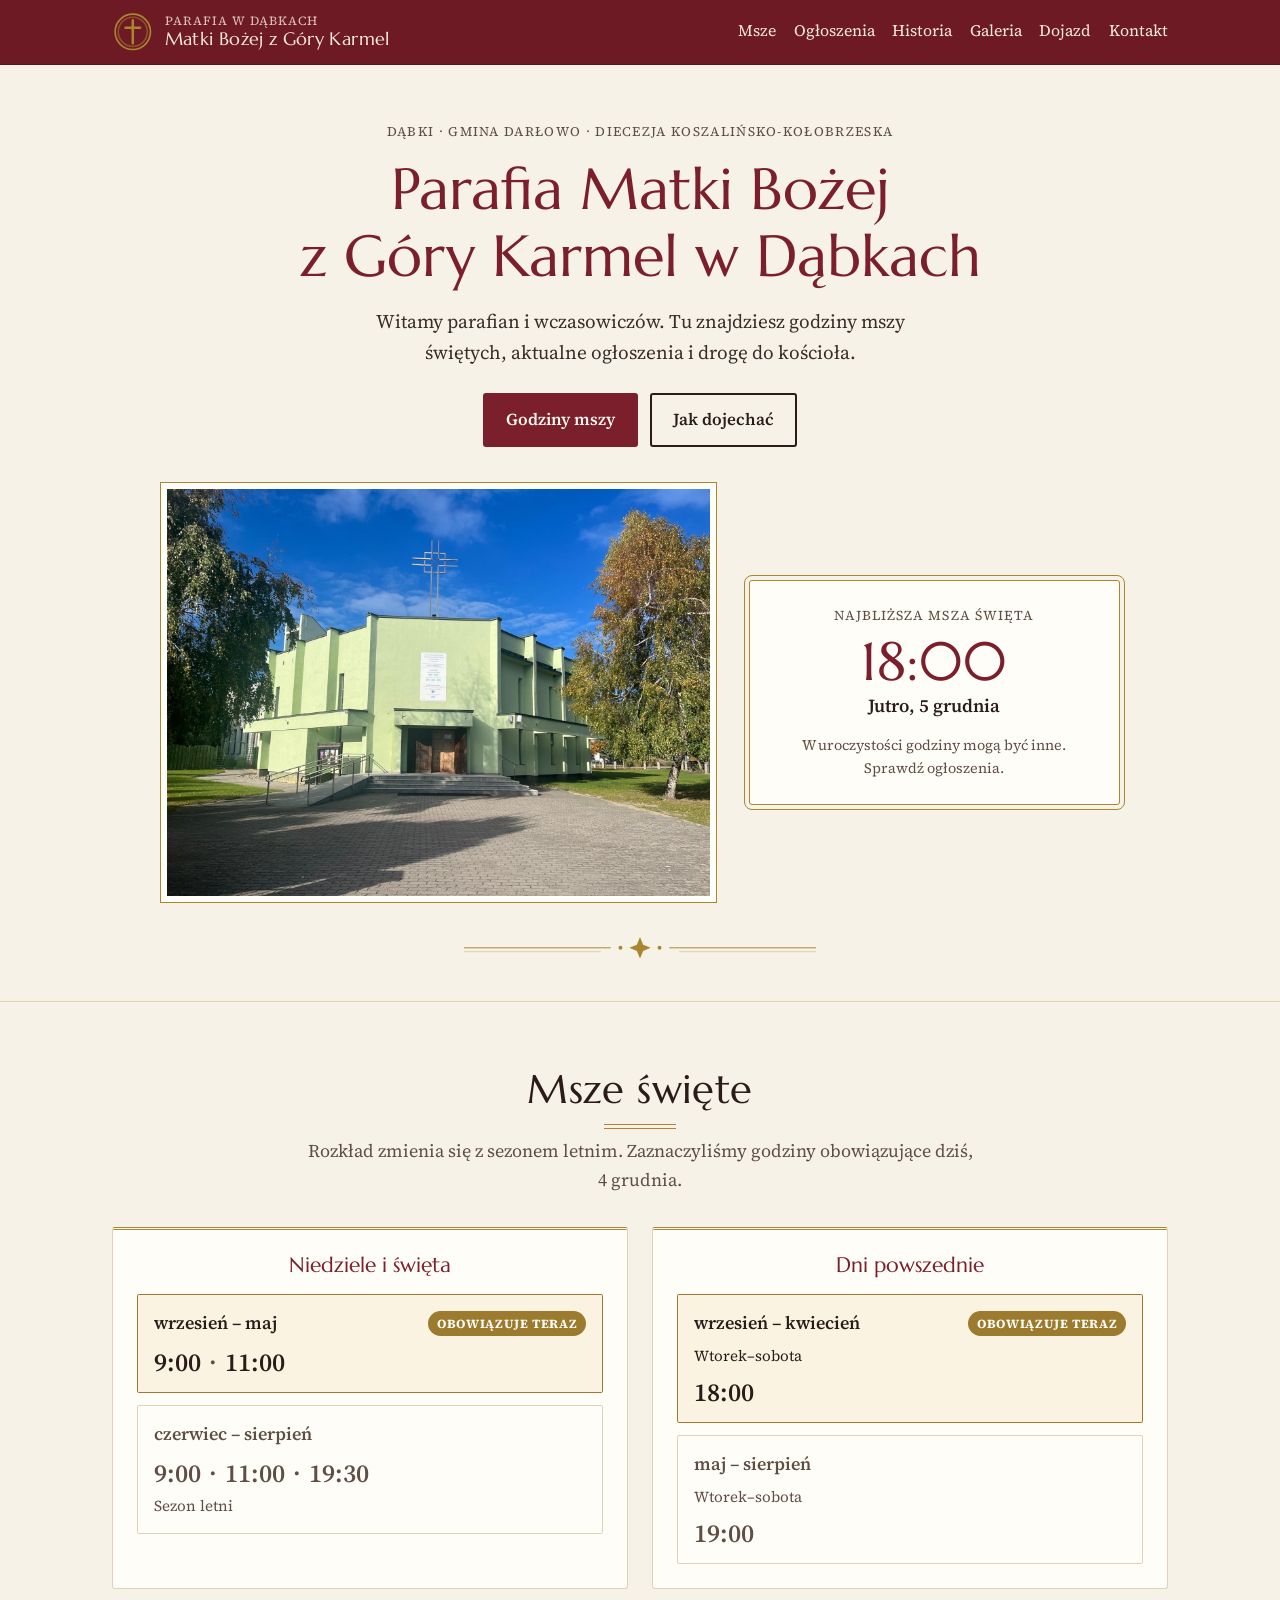
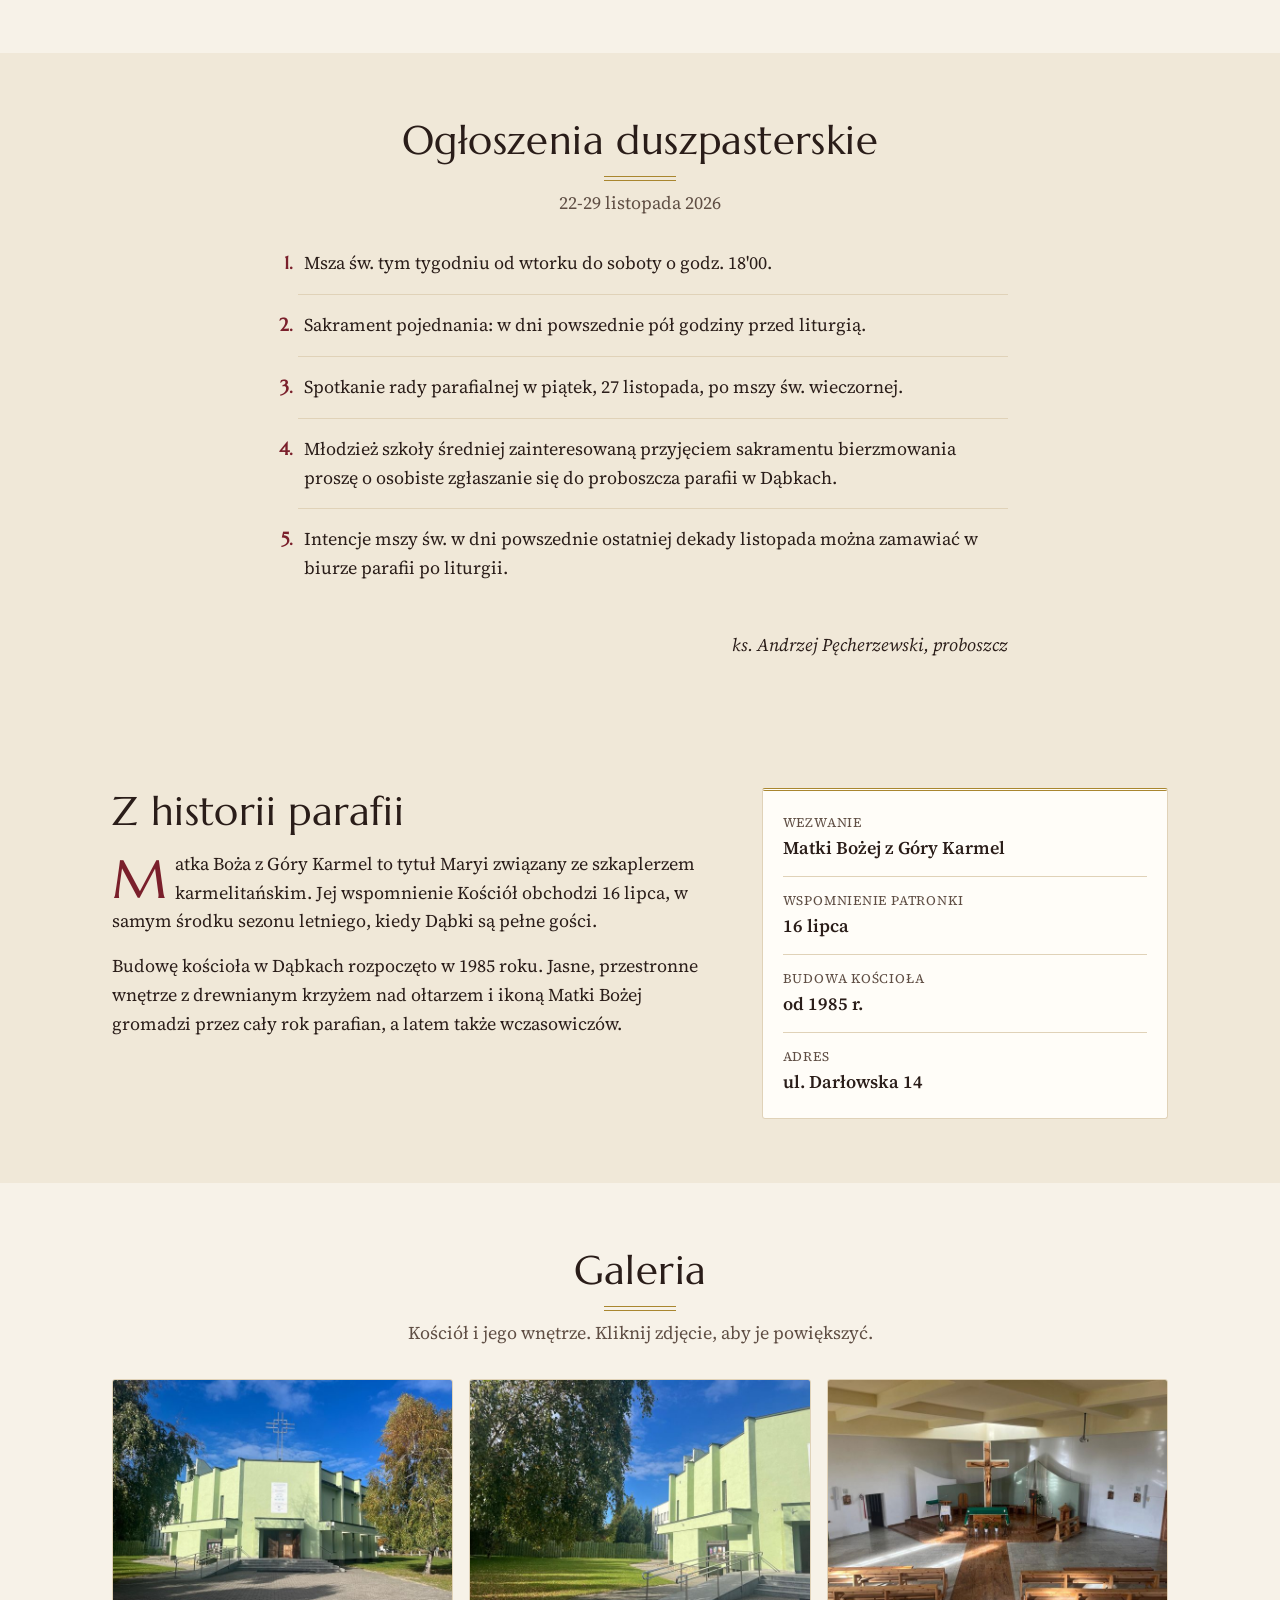
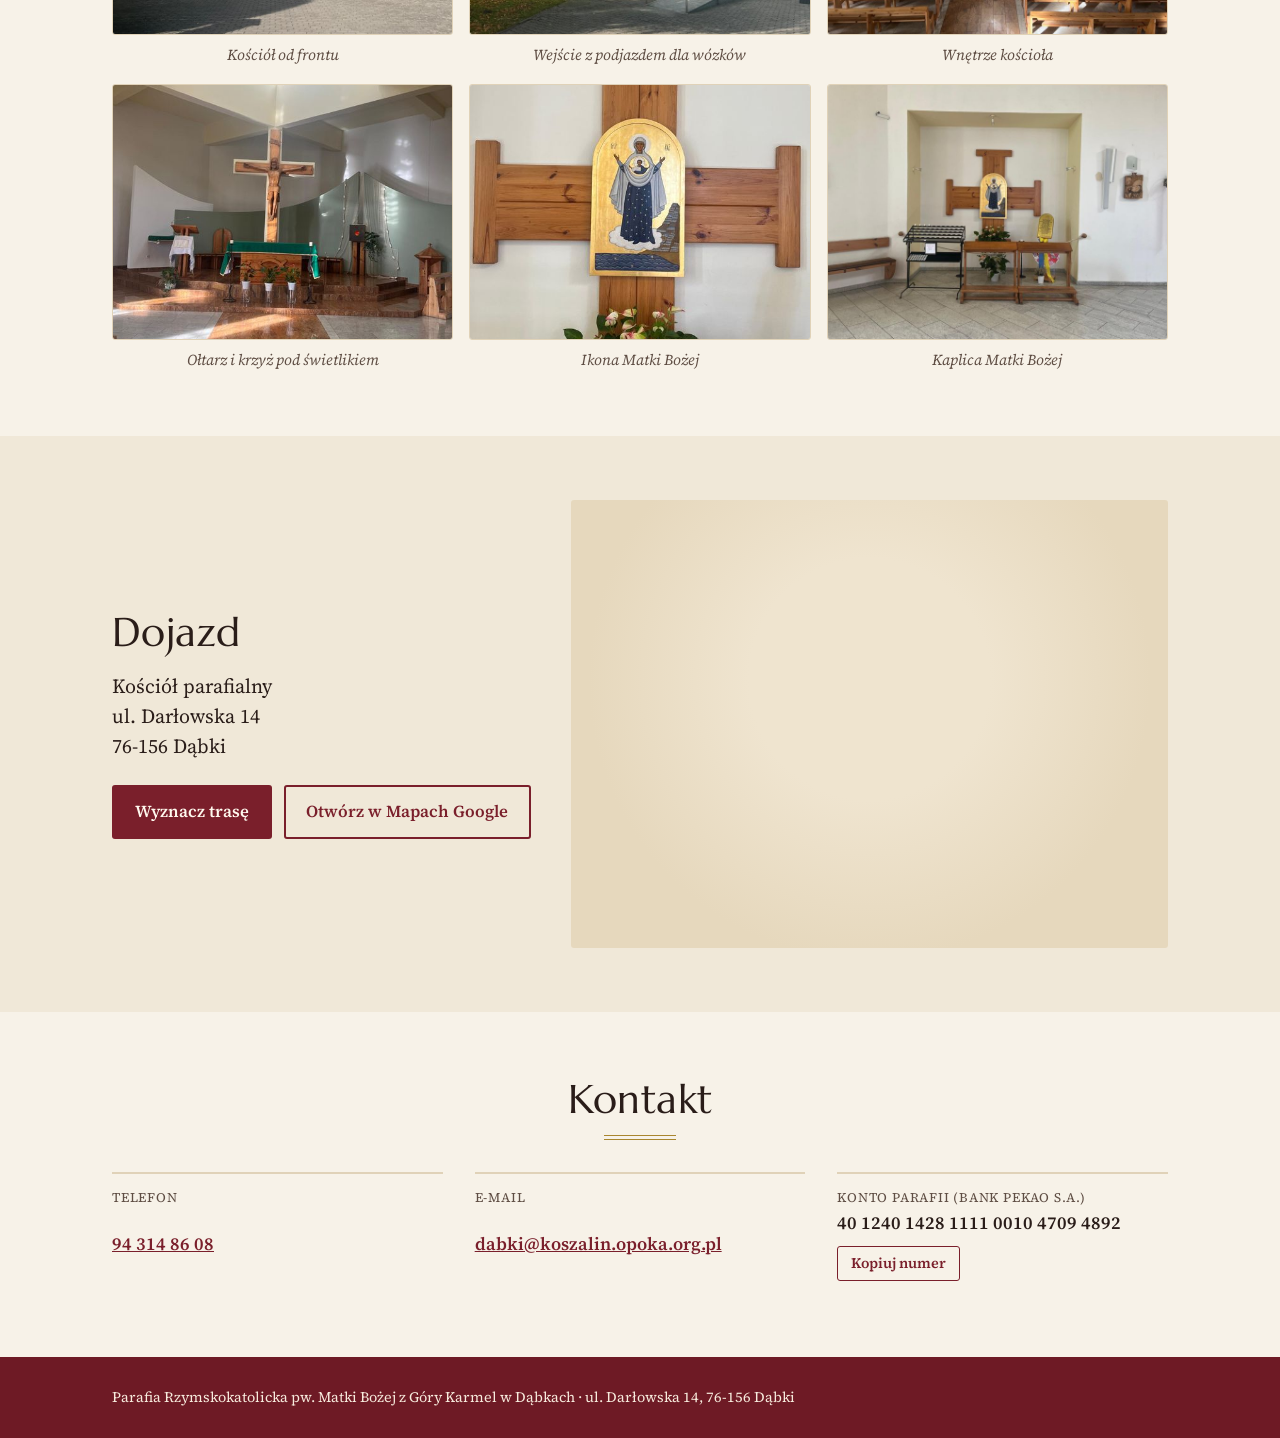
<file: index.html>
<!doctype html>
<html lang="pl">
<head>
<meta charset="utf-8">
<meta name="viewport" content="width=device-width, initial-scale=1, viewport-fit=cover">
<title>Parafia Dąbki – Matki Bożej z Góry Karmel | Msze święte, ogłoszenia</title>
<meta name="description" content="Parafia rzymskokatolicka Matki Bożej z Góry Karmel w Dąbkach (gmina Darłowo), ul. Darłowska 14. Godziny mszy świętych, ogłoszenia duszpasterskie, dojazd i kontakt.">
<link rel="canonical" href="https://parafia-dabki.pl/">
<meta property="og:type" content="website">
<meta property="og:locale" content="pl_PL">
<meta property="og:title" content="Parafia Dąbki – Matki Bożej z Góry Karmel | Msze święte, ogłoszenia">
<meta property="og:description" content="Parafia rzymskokatolicka Matki Bożej z Góry Karmel w Dąbkach (gmina Darłowo), ul. Darłowska 14. Godziny mszy świętych, ogłoszenia duszpasterskie, dojazd i kontakt.">
<meta property="og:url" content="https://parafia-dabki.pl/">
<meta property="og:image" content="https://parafia-dabki.pl/img/kosciol-front.jpg">
<script type="application/ld+json">
{
 "@context": "https://schema.org",
 "@type": "Church",
 "@id": "https://parafia-dabki.pl/#parafia",
 "name": "Parafia Rzymskokatolicka pw. Matki Bożej z Góry Karmel w Dąbkach",
 "alternateName": [
  "Parafia Dąbki",
  "Kościół w Dąbkach",
  "Kościół Matki Bożej z Góry Karmel w Dąbkach"
 ],
 "description": "Godziny mszy świętych: Niedziele i święta (wrzesień–maj): 9:00, 11:00; Niedziele i święta (czerwiec–sierpień): 9:00, 11:00, 19:30 – Sezon letni; Wtorek–sobota (wrzesień–kwiecień): 18:00; Wtorek–sobota (maj–sierpień): 19:00.",
 "url": "https://parafia-dabki.pl/",
 "image": "https://parafia-dabki.pl/img/kosciol-front.jpg",
 "telephone": "+48 94 314 86 08",
 "email": "dabki@koszalin.opoka.org.pl",
 "address": {
  "@type": "PostalAddress",
  "streetAddress": "ul. Darłowska 14",
  "postalCode": "76-156",
  "addressLocality": "Dąbki",
  "addressRegion": "zachodniopomorskie",
  "addressCountry": "PL"
 },
 "hasMap": "https://www.google.com/maps/search/?api=1&query=Ko%C5%9Bci%C3%B3%C5%82%20Matki%20Bo%C5%BCej%20z%20G%C3%B3ry%20Karmel%2C%20Dar%C5%82owska%2014%2C%2076-156%20D%C4%85bki",
 "isAccessibleForFree": true
}
</script>
<link rel="preconnect" href="https://fonts.googleapis.com"><link rel="preconnect" href="https://fonts.gstatic.com" crossorigin>
<link rel="stylesheet" href="https://fonts.googleapis.com/css2?family=Marcellus&family=Source+Serif+4:ital,opsz,wght@0,8..60,400;0,8..60,600;1,8..60,400&display=swap">
<style>
/* Wspólny układ obu wersji. Kolory i kroje pism pochodzą z tokenów danej wersji. */
*, *::before, *::after { box-sizing: border-box; }
html { scroll-behavior: smooth; scroll-padding-top: 5rem; }
@media (prefers-reduced-motion: reduce) { html { scroll-behavior: auto; } }
body {
  margin: 0; background: var(--tlo); color: var(--tekst);
  font-family: var(--font-tekst); font-size: 1.125rem; line-height: 1.6;
  -webkit-font-smoothing: antialiased;
}
body::before { content: ""; position: fixed; inset: 0 0 auto; height: env(safe-area-inset-top, 0px); z-index: 10; background: var(--naglowek-tlo); }
.wrap {
  max-width: 68rem; margin-inline: auto;
  padding-left: max(16px, env(safe-area-inset-left, 0px));
  padding-right: max(16px, env(safe-area-inset-right, 0px));
}
h1, h2, h3 { font-family: var(--font-tytul); text-wrap: balance; margin: 0; line-height: 1.15; }
h2 { font-size: clamp(1.75rem, 1.3rem + 1.6vw, 2.5rem); }
h3 { font-size: 1.3rem; }
p { margin: 0; }
a { color: var(--link); }
a:focus-visible, .btn:focus-visible { outline: 3px solid var(--akcent); outline-offset: 3px; border-radius: 4px; }

.wersja-robocza { background: var(--uwaga-tlo); color: var(--uwaga-tekst); font-size: .9rem; line-height: 1.45; }
.wersja-robocza .wrap { padding-block: .6rem; }

.naglowek {
  position: sticky; top: env(safe-area-inset-top, 0px); z-index: 5;
  background: var(--naglowek-tlo); color: var(--naglowek-tekst);
  border-bottom: 1px solid var(--naglowek-linia);
}
.naglowek-in { display: flex; align-items: center; justify-content: space-between; gap: .75rem 1.5rem; flex-wrap: wrap; padding-block: .7rem; }
.logo { display: flex; align-items: center; gap: .7rem; color: inherit; text-decoration: none; min-width: 0; }
.logo-znak { display: grid; place-items: center; width: 2.6rem; height: 2.6rem; flex: none; }
.logo-znak svg { width: 100%; height: 100%; }
.logo-txt { display: flex; flex-direction: column; line-height: 1.2; min-width: 0; }
.logo-gora { font-size: .78rem; letter-spacing: .08em; text-transform: uppercase; opacity: .8; }
.logo-dol { font-family: var(--font-tytul); font-size: 1.1rem; }
.menu { display: flex; flex-wrap: wrap; gap: .25rem 1.1rem; font-size: 1rem; }
.menu a { color: inherit; text-decoration: none; padding-block: .2rem; border-bottom: 2px solid transparent; }
.menu a:hover { border-bottom-color: var(--akcent); }

.hero { position: relative; background: var(--hero-tlo); color: var(--hero-tekst); overflow: hidden; }
.hero-in { position: relative; z-index: 1; display: grid; grid-template-columns: minmax(0, 1.6fr) minmax(0, 1fr); gap: 2rem; align-items: center; padding-block: 3.5rem 4.5rem; }
.eyebrow { font-size: .82rem; letter-spacing: .1em; text-transform: uppercase; opacity: .85; margin-bottom: .9rem; }
.hero h1 { font-size: clamp(2.1rem, 1.4rem + 3vw, 3.6rem); }
.hero-lead { margin-top: 1.1rem; max-width: 36rem; font-size: 1.2rem; opacity: .92; }
.hero-akcje, .dojazd-akcje { display: flex; flex-wrap: wrap; gap: .75rem; margin-top: 1.6rem; }
.btn {
  display: inline-flex; align-items: center; justify-content: center; min-height: 3rem;
  padding: .7rem 1.3rem; font-weight: 600; font-size: 1.05rem; text-decoration: none;
  border-radius: var(--zaokr); border: 2px solid transparent; transition: transform .15s, background-color .15s;
}
.btn:hover { transform: translateY(-1px); }
@media (prefers-reduced-motion: reduce) { .btn { transition: none; } .btn:hover { transform: none; } }
.btn-glowny { background: var(--btn-tlo); color: var(--btn-tekst); }
.btn-drugi { background: transparent; color: inherit; border-color: currentColor; }

.najblizsza { background: var(--karta-tlo); color: var(--tekst); padding: 1.5rem; border-radius: var(--zaokr); }
.najblizsza-etykieta { font-size: .85rem; letter-spacing: .08em; text-transform: uppercase; color: var(--tekst-2); }
.najblizsza-czas { font-family: var(--font-tytul); font-size: 3.4rem; line-height: 1.1; margin-top: .3rem; color: var(--akcent-tekst); font-variant-numeric: tabular-nums; }
.najblizsza-dzien { font-size: 1.15rem; font-weight: 600; }
.najblizsza-uwaga { margin-top: .8rem; font-size: .9rem; color: var(--tekst-2); }

.sekcja { padding-block: 4rem; }
.sekcja-alt { background: var(--tlo-alt); }
.sekcja-glowa { display: grid; gap: .5rem; margin-bottom: 2rem; max-width: 42rem; }
.sekcja-opis { color: var(--tekst-2); }

.msze-siatka { display: grid; grid-template-columns: repeat(auto-fit, minmax(min(100%, 20rem), 1fr)); gap: 1.5rem; }
.msze-karta { background: var(--karta-tlo); border-radius: var(--zaokr); padding: 1.5rem; min-width: 0; }
.msze-karta ul { list-style: none; margin: 1rem 0 0; padding: 0; display: grid; gap: .75rem; }
.okres { padding: .9rem 1rem; border-radius: calc(var(--zaokr) * .6); border: 1px solid var(--linia); color: var(--tekst-2); }
.okres.teraz { border-color: var(--akcent); background: var(--teraz-tlo); color: var(--tekst); }
.okres-glowa { display: flex; flex-wrap: wrap; align-items: center; justify-content: space-between; gap: .4rem; }
.okres-nazwa { font-weight: 600; }
.znacznik { font-size: .78rem; font-weight: 700; letter-spacing: .05em; text-transform: uppercase; background: var(--akcent); color: var(--na-akcencie); padding: .15rem .55rem; border-radius: 99px; }
.godziny { display: flex; flex-wrap: wrap; gap: .5rem; margin-top: .55rem; }
.godzina { font-family: var(--font-tytul); font-size: 1.6rem; font-variant-numeric: tabular-nums; line-height: 1.2; }
.godzina + .godzina::before { content: "·"; margin-right: .5rem; color: var(--tekst-2); }
.okres-uwagi { margin-top: .35rem; font-size: .95rem; }

.ogloszenia { max-width: 46rem; margin: 0; padding-left: 1.6rem; display: grid; gap: 1rem; }
.ogloszenia li { padding-left: .4rem; }
.ogloszenia li::marker { font-family: var(--font-tytul); font-weight: 700; color: var(--akcent-tekst); }
.ogloszenia .brak { list-style: none; color: var(--tekst-2); }

.tabela-wrap { overflow-x: auto; }
.intencje { width: 100%; max-width: 50rem; border-collapse: collapse; }
.intencje th { text-align: left; font-size: .85rem; letter-spacing: .06em; text-transform: uppercase; color: var(--tekst-2); padding: .5rem .75rem; border-bottom: 2px solid var(--linia); }
.intencje td { padding: .6rem .75rem; vertical-align: top; border-bottom: 1px solid var(--linia); }
.intencje td:nth-child(1) { font-weight: 600; white-space: nowrap; }
.intencje td:nth-child(2) { font-variant-numeric: tabular-nums; white-space: nowrap; }

.historia { display: grid; grid-template-columns: minmax(0, 1.5fr) minmax(0, 1fr); gap: 2.5rem; align-items: start; }
.historia-tekst { display: grid; gap: 1rem; max-width: 40rem; }
.zastepnik { color: var(--tekst-2); font-style: italic; }
.fakty { margin: 0; display: grid; gap: 0; background: var(--karta-tlo); border-radius: var(--zaokr); padding: .5rem 1.25rem; }
.fakty div, .kontakt div { display: grid; gap: .1rem; padding-block: .8rem; border-bottom: 1px solid var(--linia); }
.fakty div:last-child, .kontakt div:last-child { border-bottom: 0; }
dt { font-size: .82rem; letter-spacing: .06em; text-transform: uppercase; color: var(--tekst-2); }
dd { margin: 0; font-weight: 600; overflow-wrap: anywhere; }

.galeria { list-style: none; margin: 0; padding: 0; display: grid; grid-template-columns: repeat(auto-fill, minmax(min(100%, 18rem), 1fr)); gap: 1rem; }
.galeria li { display: grid; gap: .5rem; }
.foto { display: block; aspect-ratio: 4 / 3; max-width: 100%; border-radius: var(--zaokr); background: var(--foto-tlo); }
.podpis { font-size: .95rem; color: var(--tekst-2); }

.dojazd { display: grid; grid-template-columns: minmax(0, 1fr) minmax(0, 1.4fr); gap: 2rem; align-items: center; }
.dojazd-tekst { display: grid; gap: 1rem; }
.dojazd-tekst .dojazd-akcje { margin-top: .5rem; }
.dojazd .btn-drugi { color: var(--link); }
.adres { font-size: 1.25rem; line-height: 1.5; }
.mapa { aspect-ratio: 4 / 3; max-width: 100%; border-radius: var(--zaokr); overflow: hidden; background: var(--foto-tlo); }
.mapa iframe { width: 100%; height: 100%; border: 0; display: block; }
.mapa-zastepnik { height: 100%; display: grid; place-items: center; padding: 1.5rem; text-align: center; color: var(--tekst-2); }

.kontakt { margin: 0; display: grid; grid-template-columns: repeat(auto-fit, minmax(min(100%, 15rem), 1fr)); gap: 0 2rem; }
.kontakt div { border-bottom: 0; border-top: 2px solid var(--linia); }

.stopka { background: var(--naglowek-tlo); color: var(--naglowek-tekst); font-size: .9rem; }
.stopka .wrap { padding-block: 1.8rem; }

@media (max-width: 760px) {
  .hero-in, .historia, .dojazd { grid-template-columns: minmax(0, 1fr); }
  .hero-in { padding-block: 2.5rem 3.5rem; }
  .sekcja { padding-block: 3rem; }
  .menu { font-size: .95rem; gap: .2rem .9rem; }
}

/* Klasyczna: pergamin, bordo i złoto, kroje o rodowodzie inskrypcyjnym. Symetryczny nagłówek z ornamentem, sekcje oddzielone podwójną złotą linią. */
:root {
  --tlo: #F7F2E8; --tlo-alt: #F0E8D8; --karta-tlo: #FFFDF8;
  --tekst: #2A1D19; --tekst-2: #5F4E44; --linia: #E0D2B8;
  --link: #7A1F2B; --akcent: #9C7A2E; --akcent-tekst: #7A1F2B; --na-akcencie: #FFFDF8;
  --teraz-tlo: #FBF3E2;
  --naglowek-tlo: #6E1A25; --naglowek-tekst: #F7EBDD; --naglowek-linia: #5A141E;
  --hero-tlo: #F7F2E8; --hero-tekst: #2A1D19;
  --btn-tlo: #7A1F2B; --btn-tekst: #FFF8EE;
  --zloto: #A9862F;
  --uwaga-tlo: #EADFC6; --uwaga-tekst: #3D2C12;
  --foto-tlo: radial-gradient(circle at 50% 40%, #EFE4CF 0 30%, #E6D8BD 70%);
  --zaokr: 3px;
  --font-tytul: "Marcellus", "Palatino Linotype", Georgia, serif;
  --font-tekst: "Source Serif 4", Georgia, "Times New Roman", serif;
}
@media (prefers-color-scheme: dark) { :root:not([data-theme="light"]) {
  --tlo: #18110F; --tlo-alt: #201714; --karta-tlo: #261B18;
  --tekst: #F1E7D8; --tekst-2: #C4B39F; --linia: #42322B;
  --link: #E39AA2; --akcent: #D3B061; --akcent-tekst: #E8BF6E; --na-akcencie: #1E150E;
  --teraz-tlo: #2E221B;
  --naglowek-tlo: #2A0E13; --naglowek-tekst: #F1E3D3; --naglowek-linia: #3B141B;
  --hero-tlo: #18110F; --hero-tekst: #F1E7D8;
  --btn-tlo: #C9707B; --btn-tekst: #1E0C0F;
  --zloto: #C9A658;
  --uwaga-tlo: #33281A; --uwaga-tekst: #EBD9B4;
  --foto-tlo: radial-gradient(circle at 50% 40%, #2C211C 0 30%, #231A16 70%);
  color-scheme: dark;
} }
:root[data-theme="dark"] {
  --tlo: #18110F; --tlo-alt: #201714; --karta-tlo: #261B18;
  --tekst: #F1E7D8; --tekst-2: #C4B39F; --linia: #42322B;
  --link: #E39AA2; --akcent: #D3B061; --akcent-tekst: #E8BF6E; --na-akcencie: #1E150E;
  --teraz-tlo: #2E221B;
  --naglowek-tlo: #2A0E13; --naglowek-tekst: #F1E3D3; --naglowek-linia: #3B141B;
  --hero-tlo: #18110F; --hero-tekst: #F1E7D8;
  --btn-tlo: #C9707B; --btn-tekst: #1E0C0F;
  --zloto: #C9A658;
  --uwaga-tlo: #33281A; --uwaga-tekst: #EBD9B4;
  --foto-tlo: radial-gradient(circle at 50% 40%, #2C211C 0 30%, #231A16 70%);
  color-scheme: dark;
}
h1, h2, h3 { font-weight: 400; }
h2 { letter-spacing: .01em; }
.logo-znak { color: var(--zloto); }
.logo-dol { letter-spacing: .02em; }
.menu a:hover { border-bottom-color: var(--zloto); }
.hero { border-bottom: 1px solid var(--linia); }
.hero-in { grid-template-columns: minmax(0, 1fr); justify-items: center; text-align: center; padding-block: 3.5rem 2rem; gap: 2.2rem; }
.hero-lead { margin-inline: auto; }
.hero-akcje { justify-content: center; }
.hero h1 { color: var(--link); }
.eyebrow { color: var(--tekst-2); opacity: 1; }
.ornament { display: block; width: min(22rem, 70%); height: 1.6rem; margin: -.5rem auto 0; color: var(--zloto); position: relative; z-index: 1; }
.hero .ornament { margin: 0 auto 2.5rem; }
.najblizsza { width: min(100%, 26rem); border: 1px solid var(--zloto); outline: 1px solid var(--zloto); outline-offset: 4px; text-align: center; }
.najblizsza-czas { color: var(--link); }
.sekcja-glowa { justify-items: center; text-align: center; margin-inline: auto; }
.sekcja-glowa h2::after { content: ""; display: block; width: 4.5rem; height: 5px; margin: .8rem auto 0; border-block: 1px solid var(--zloto); }
.msze-karta { border: 1px solid var(--linia); border-top: 3px double var(--zloto); }
.msze-karta h3 { text-align: center; color: var(--link); }
.godzina { font-family: var(--font-tekst); font-weight: 600; }
.ogloszenia { margin-inline: auto; }
.ogloszenia li { padding-bottom: 1rem; border-bottom: 1px solid var(--linia); }
.ogloszenia li:last-child { border-bottom: 0; }
.intencje { margin-inline: auto; }
.fakty { border: 1px solid var(--linia); border-top: 3px double var(--zloto); }
.historia-tekst p:first-of-type::first-letter { font-family: var(--font-tytul); float: left; font-size: 3.4rem; line-height: .9; padding: .3rem .5rem 0 0; color: var(--link); }
.foto { border: 1px solid var(--linia); }
.galeria .podpis { text-align: center; font-style: italic; }
.hero-dol { display: grid; grid-template-columns: minmax(0, 1.5fr) minmax(0, 1fr); gap: 2rem; align-items: center; width: 100%; max-width: 60rem; }
.hero-foto { margin: 0; padding: 6px; background: var(--karta-tlo); border: 1px solid var(--zloto); }
.hero-foto img { display: block; width: 100%; height: auto; aspect-ratio: 4 / 3; object-fit: cover; }
.hero-dol .najblizsza { width: 100%; }
.galeria a { display: block; }
.galeria img.foto { width: 100%; height: auto; object-fit: cover; transition: opacity .15s; }
.galeria a:hover img.foto { opacity: .88; }
.ogloszenia-koniec { max-width: 46rem; margin: 2rem auto 0; text-align: center; font-style: italic; color: var(--link); }
.podpis-proboszcza { max-width: 46rem; margin: 1rem auto 0; text-align: right; font-style: italic; }
.konto dd { display: flex; flex-wrap: wrap; align-items: center; gap: .5rem .8rem; font-variant-numeric: tabular-nums; }
.kopiuj { font: inherit; font-size: .9rem; font-weight: 600; padding: .3rem .8rem; border: 1px solid var(--link); color: var(--link); background: transparent; border-radius: var(--zaokr); cursor: pointer; }
.kopiuj:hover { background: var(--teraz-tlo); }
.kopiuj:focus-visible { outline: 3px solid var(--akcent); outline-offset: 2px; }
@media (max-width: 760px) { .hero-dol { grid-template-columns: minmax(0, 1fr); } }
.okres-dni { margin-top: .35rem; font-size: .95rem; }
</style>
</head>
<body>
<header class="naglowek">
  <div class="wrap naglowek-in">
    <a class="logo" href="#top">
      <span class="logo-znak" aria-hidden="true"><svg viewBox="0 0 40 40" fill="none" stroke="currentColor" stroke-width="1.6"><circle cx="20" cy="20" r="17"/><circle cx="20" cy="20" r="14" opacity=".5"/><path d="M20 9v22M13 16h14" stroke-width="2.4" stroke-linecap="round"/></svg></span>
      <span class="logo-txt"><span class="logo-gora">Parafia w Dąbkach</span><span class="logo-dol">Matki Bożej z Góry Karmel</span></span>
    </a>
    <nav class="menu" aria-label="Sekcje strony">
      <a href="#msze">Msze</a>
      <a href="#ogloszenia">Ogłoszenia</a>
      <a href="#historia">Historia</a>
      <a href="#galeria">Galeria</a>
      <a href="#dojazd">Dojazd</a>
      <a href="#kontakt">Kontakt</a>
    </nav>
  </div>
</header>

<main id="top">
  <section class="hero">
    <div class="wrap hero-in">
      <div class="hero-tekst">
        <p class="eyebrow">Dąbki · gmina Darłowo · diecezja koszalińsko-kołobrzeska</p>
        <h1>Parafia Matki Bożej z&nbsp;Góry Karmel w&nbsp;Dąbkach</h1>
        <p class="hero-lead">Witamy parafian i wczasowiczów. Tu znajdziesz godziny mszy świętych, aktualne ogłoszenia i drogę do kościoła.</p>
        <div class="hero-akcje">
          <a class="btn btn-glowny" href="#msze">Godziny mszy</a>
          <a class="btn btn-drugi" href="#dojazd">Jak dojechać</a>
        </div>
      </div>
      <div class="hero-dol">
      <figure class="hero-foto"><img src="img/kosciol-front.jpg" alt="Kościół Matki Bożej z Góry Karmel w Dąbkach, widok od frontu" width="1600" height="1200"></figure>
      <aside class="najblizsza" aria-live="polite">
        <p class="najblizsza-etykieta">Najbliższa msza święta</p>
        <p class="najblizsza-czas" id="najblizsza-czas">—</p>
        <p class="najblizsza-dzien" id="najblizsza-dzien">Godziny mszy znajdziesz w rozkładzie poniżej.</p>
        <p class="najblizsza-uwaga">W uroczystości godziny mogą być inne. Sprawdź ogłoszenia.</p>
      </aside>
      </div>
    </div>
    <svg class="ornament" viewBox="0 0 360 26" fill="none" stroke="currentColor" aria-hidden="true"><path d="M0 13h150M210 13h150" stroke-width="1"/><path d="M0 17h140M220 17h140" stroke-width=".6" opacity=".6"/><path d="M180 2l3.2 7.8L191 13l-7.8 3.2L180 24l-3.2-7.8L169 13l7.8-3.2z" fill="currentColor" stroke="none"/><circle cx="160" cy="13" r="2" fill="currentColor" stroke="none"/><circle cx="200" cy="13" r="2" fill="currentColor" stroke="none"/></svg>
  </section>

  <section id="msze" class="sekcja">
    <div class="wrap">
      <div class="sekcja-glowa">
        <h2>Msze święte</h2>
        <p class="sekcja-opis" id="msze-opis">Rozkład zmienia się z sezonem letnim.</p>
      </div>
      <div class="msze-siatka" id="msze-lista"><article class="msze-karta"><h3>Niedziele i święta</h3><ul><li class="okres teraz"><div class="okres-glowa"><span class="okres-nazwa">wrzesień – maj</span><span class="znacznik">obowiązuje teraz</span></div><div class="godziny"><span class="godzina">9:00</span><span class="godzina">11:00</span></div></li><li class="okres"><div class="okres-glowa"><span class="okres-nazwa">czerwiec – sierpień</span></div><div class="godziny"><span class="godzina">9:00</span><span class="godzina">11:00</span><span class="godzina">19:30</span></div><p class="okres-uwagi">Sezon letni</p></li></ul></article><article class="msze-karta"><h3>Dni powszednie</h3><ul><li class="okres teraz"><div class="okres-glowa"><span class="okres-nazwa">wrzesień – kwiecień</span><span class="znacznik">obowiązuje teraz</span></div><p class="okres-dni">Wtorek–sobota</p><div class="godziny"><span class="godzina">18:00</span></div></li><li class="okres"><div class="okres-glowa"><span class="okres-nazwa">maj – sierpień</span></div><p class="okres-dni">Wtorek–sobota</p><div class="godziny"><span class="godzina">19:00</span></div></li></ul></article></div>
    </div>
  </section>

  <section id="ogloszenia" class="sekcja sekcja-alt">
    <div class="wrap">
      <div class="sekcja-glowa">
        <h2>Ogłoszenia duszpasterskie</h2>
        <p class="sekcja-opis" id="ogloszenia-data">22-29 listopada 2026</p>
      </div>
      <ol class="ogloszenia" id="ogloszenia-lista"><li>Msza św. tym tygodniu od wtorku do soboty o godz. 18&#x27;00.</li><li>Sakrament pojednania: w dni powszednie pół godziny przed liturgią.</li><li>Spotkanie rady parafialnej w piątek, 27 listopada, po mszy św. wieczornej.</li><li>Młodzież szkoły średniej zainteresowaną przyjęciem sakramentu bierzmowania proszę o osobiste zgłaszanie się do proboszcza parafii w Dąbkach.</li><li>Intencje mszy św. w dni powszednie ostatniej dekady listopada można zamawiać w<br>biurze parafii po liturgii.</li></ol>
      <div class="ogloszenia-koniec" id="ogloszenia-koniec"><p></p></div>
      <p class="podpis-proboszcza">ks. Andrzej Pęcherzewski, proboszcz</p>
    </div>
  </section>

  <section id="historia" class="sekcja sekcja-alt">
    <div class="wrap historia">
      <div class="historia-tekst">
        <h2>Z historii parafii</h2>
        <p>Matka Boża z Góry Karmel to tytuł Maryi związany ze szkaplerzem karmelitańskim. Jej wspomnienie Kościół obchodzi 16 lipca, w samym środku sezonu letniego, kiedy Dąbki są pełne gości.</p>
        <p>Budowę kościoła w Dąbkach rozpoczęto w 1985 roku. Jasne, przestronne wnętrze z drewnianym krzyżem nad ołtarzem i ikoną Matki Bożej gromadzi przez cały rok parafian, a latem także wczasowiczów.</p>
      </div>
      <dl class="fakty">
        <div><dt>Wezwanie</dt><dd>Matki Bożej z Góry Karmel</dd></div>
        <div><dt>Wspomnienie patronki</dt><dd>16 lipca</dd></div>
        <div><dt>Budowa kościoła</dt><dd>od 1985 r.</dd></div>
        <div><dt>Adres</dt><dd>ul. Darłowska 14</dd></div>
      </dl>
    </div>
  </section>

  <section id="galeria" class="sekcja">
    <div class="wrap">
      <div class="sekcja-glowa">
        <h2>Galeria</h2>
        <p class="sekcja-opis">Kościół i jego wnętrze. Kliknij zdjęcie, aby je powiększyć.</p>
      </div>
      <ul class="galeria">
        <li><a href="img/kosciol-front.jpg" target="_blank" rel="noopener"><img class="foto" src="img/kosciol-front-maly.jpg" alt="Kościół od frontu" loading="lazy" width="720" height="540"></a><span class="podpis">Kościół od frontu</span></li>
        <li><a href="img/kosciol-wejscie.jpg" target="_blank" rel="noopener"><img class="foto" src="img/kosciol-wejscie-maly.jpg" alt="Wejście z podjazdem dla wózków" loading="lazy" width="720" height="540"></a><span class="podpis">Wejście z podjazdem dla wózków</span></li>
        <li><a href="img/wnetrze.jpg" target="_blank" rel="noopener"><img class="foto" src="img/wnetrze-maly.jpg" alt="Wnętrze kościoła" loading="lazy" width="720" height="540"></a><span class="podpis">Wnętrze kościoła</span></li>
        <li><a href="img/prezbiterium.jpg" target="_blank" rel="noopener"><img class="foto" src="img/prezbiterium-maly.jpg" alt="Ołtarz i krzyż pod świetlikiem" loading="lazy" width="720" height="540"></a><span class="podpis">Ołtarz i krzyż pod świetlikiem</span></li>
        <li><a href="img/ikona-maryi.jpg" target="_blank" rel="noopener"><img class="foto" src="img/ikona-maryi-maly.jpg" alt="Ikona Matki Bożej" loading="lazy" width="720" height="540"></a><span class="podpis">Ikona Matki Bożej</span></li>
        <li><a href="img/kaplica-boczna.jpg" target="_blank" rel="noopener"><img class="foto" src="img/kaplica-boczna-maly.jpg" alt="Kaplica Matki Bożej" loading="lazy" width="720" height="540"></a><span class="podpis">Kaplica Matki Bożej</span></li>
      </ul>
    </div>
  </section>

  <section id="dojazd" class="sekcja sekcja-alt">
    <div class="wrap dojazd">
      <div class="dojazd-tekst">
        <h2>Dojazd</h2>
        <p class="adres">Kościół parafialny<br>ul. Darłowska 14<br>76-156 Dąbki</p>
        <div class="dojazd-akcje">
          <a class="btn btn-glowny" id="link-trasa" href="#" target="_blank" rel="noopener">Wyznacz trasę</a>
          <a class="btn btn-drugi" id="link-mapa" href="#" target="_blank" rel="noopener">Otwórz w Mapach Google</a>
        </div>
      </div>
      <div class="mapa" id="mapa">
        <div class="mapa-zastepnik">
          <p>Tu na stronie docelowej pojawi się mapa Google z zaznaczonym kościołem.</p>
        </div>
      </div>
    </div>
  </section>

  <section id="kontakt" class="sekcja">
    <div class="wrap">
      <div class="sekcja-glowa"><h2>Kontakt</h2></div>
      <dl class="kontakt">
        <div><dt>Telefon</dt><dd><a href="tel:+48943148608">94 314 86 08</a></dd></div>
        <div><dt>E-mail</dt><dd><a href="mailto:dabki@koszalin.opoka.org.pl">dabki@koszalin.opoka.org.pl</a></dd></div>
        <div class="konto"><dt>Konto parafii (Bank Pekao S.A.)</dt><dd><span id="nr-konta">40 1240 1428 1111 0010 4709 4892</span> <button type="button" class="kopiuj" id="kopiuj-konto">Kopiuj numer</button></dd></div>
      </dl>
    </div>
  </section>
</main>

<footer class="stopka">
  <div class="wrap">Parafia Rzymskokatolicka pw. Matki Bożej z Góry Karmel w Dąbkach · ul. Darłowska 14, 76-156 Dąbki</div>
</footer>

<script>
(function () {
  // ===== USTAWIENIA =====
  // arkuszId: identyfikator Arkusza Google z adresu
  //   https://docs.google.com/spreadsheets/d/<TU_JEST_ID>/edit
  // Arkusz musi być udostępniony "Każdy, kto ma link, może wyświetlać".
  // Puste = strona pokazuje tylko kopię danych wpisaną w stronę.
  var KONFIG = {
    arkuszId: "16jOSdoO5qnS31DFOOotpNGsSqQRZVqqqgYlffLeZCVU",
    zakladki: { msze: "Msze", ogloszenia: "Ogłoszenia" },
    celMapy: "Kościół Matki Bożej z Góry Karmel, Darłowska 14, 76-156 Dąbki",
    osadzMape: true
  };

  // Ostatnia kopia danych z arkusza, wpisywana przez zrodla/build.py.
  // Strona pokazuje ją od razu, a potem odświeża z Arkusza Google.
  // Msze: Dni | Od miesiąca | Do miesiąca | Godziny | Uwagi
  // Ogłoszenia: Niedziela | Treść (wiersz "Zakończenie" = słowo na koniec, bez numeru)
  var DANE = {"msze": [["Niedziele i święta", "wrzesień", "maj", "9:00, 11:00", ""], ["Niedziele i święta", "czerwiec", "sierpień", "9:00, 11:00, 19:30", "Sezon letni"], ["Wtorek–sobota", "wrzesień", "kwiecień", "18:00", ""], ["Wtorek–sobota", "maj", "sierpień", "19:00", ""]], "ogloszenia": [["22-29 listopada 2026", "Msza św. tym tygodniu od wtorku do soboty o godz. 18'00."], ["", "Sakrament pojednania: w dni powszednie pół godziny przed liturgią."], ["", "Spotkanie rady parafialnej w piątek, 27 listopada, po mszy św. wieczornej."], ["", "Młodzież szkoły średniej zainteresowaną przyjęciem sakramentu bierzmowania proszę o osobiste zgłaszanie się do proboszcza parafii w Dąbkach."], ["", "Intencje mszy św. w dni powszednie ostatniej dekady listopada można zamawiać w\nbiurze parafii po liturgii."], ["Zakończenie", ""]]};

  var MIESIACE = ["sty", "lut", "mar", "kwi", "maj", "cze", "lip", "sie", "wrz", "paz", "lis", "gru"];
  var MIESIACE_DOP = ["stycznia", "lutego", "marca", "kwietnia", "maja", "czerwca", "lipca", "sierpnia", "września", "października", "listopada", "grudnia"];
  var DNI_KIEDY = ["W niedzielę", "W poniedziałek", "We wtorek", "W środę", "W czwartek", "W piątek", "W sobotę"];

  function $(id) { return document.getElementById(id); }
  function esc(s) {
    return String(s == null ? "" : s).replace(/[&<>"']/g, function (c) {
      return { "&": "&amp;", "<": "&lt;", ">": "&gt;", '"': "&quot;", "'": "&#39;" }[c];
    });
  }
  function norm(s) {
    return String(s || "").toLowerCase().replace(/ł/g, "l").normalize("NFD").replace(/[̀-ͯ]/g, "").trim();
  }

  // "wrzesień" / "wrz" / "9" -> 9
  function miesiac(s) {
    var n = parseInt(s, 10);
    if (n >= 1 && n <= 12) return n;
    var w = norm(s).slice(0, 3);
    var i = MIESIACE.indexOf(w);
    return i >= 0 ? i + 1 : null;
  }
  function wOkresie(m, od, doM) {
    if (od == null || doM == null) return true;
    return od <= doM ? (m >= od && m <= doM) : (m >= od || m <= doM);
  }

  function dzien(slowo) {
    var w = norm(slowo);
    if (/^pon/.test(w)) return 1;
    if (/^wt/.test(w)) return 2;
    if (/^sr/.test(w)) return 3;
    if (/^cz/.test(w)) return 4;
    if (/^(pi|pt)/.test(w)) return 5;
    if (/^so/.test(w)) return 6;
    if (/^(ni|nd)/.test(w)) return 0;
    return null;
  }
  // "Wtorek–sobota", "Niedziele i święta", "pon, śr, pt", "codziennie" -> [dni tygodnia]
  function dniTygodnia(s) {
    var w = norm(s);
    if (/codzien/.test(w)) return [0, 1, 2, 3, 4, 5, 6];
    if (/powszedn/.test(w)) return [1, 2, 3, 4, 5, 6];
    var wynik = [];
    w.split(/[,;]| i /).forEach(function (cz) {
      var zakres = cz.split(/\s*[–—-]\s*/);
      var a = dzien(zakres[0]);
      if (a == null) return;
      if (zakres.length > 1) {
        var b = dzien(zakres[1]);
        if (b == null) { wynik.push(a); return; }
        for (var d = a; ; d = (d + 1) % 7) { wynik.push(d); if (d === b) break; }
      } else {
        wynik.push(a);
      }
    });
    return wynik;
  }
  function godziny(s) {
    var out = [], re = /(\d{1,2})[:.](\d{2})/g, m;
    while ((m = re.exec(String(s)))) out.push({ h: +m[1], m: +m[2], txt: m[1] + ":" + m[2] });
    return out;
  }

  function wiersze(dane) {
    return dane.filter(function (r) { return r && r.some(function (c) { return String(c || "").trim(); }); });
  }

  function najblizsza(msze, teraz) {
    for (var d = 0; d < 8; d++) {
      var data = new Date(teraz.getFullYear(), teraz.getMonth(), teraz.getDate() + d);
      var dt = data.getDay(), m = data.getMonth() + 1, kandydaci = [];
      msze.forEach(function (r) {
        if (dniTygodnia(r[0]).indexOf(dt) < 0) return;
        if (!wOkresie(m, miesiac(r[1]), miesiac(r[2]))) return;
        godziny(r[3]).forEach(function (g) {
          var t = new Date(data); t.setHours(g.h, g.m, 0, 0);
          if (t > teraz) kandydaci.push({ t: t, txt: g.txt });
        });
      });
      if (kandydaci.length) {
        kandydaci.sort(function (a, b) { return a.t - b.t; });
        var kiedy = d === 0 ? "Dziś" : d === 1 ? "Jutro" : DNI_KIEDY[dt];
        return { czas: kandydaci[0].txt, dzien: kiedy + ", " + data.getDate() + " " + MIESIACE_DOP[data.getMonth()] };
      }
    }
    return null;
  }

  function rysujMsze(msze) {
    var teraz = new Date(), m = teraz.getMonth() + 1, grupy = [], mapa = {};
    msze.forEach(function (r) {
      var d = dniTygodnia(r[0]);
      var k = d.length === 1 && d[0] === 0 ? "Niedziele i święta" : "Dni powszednie";
      if (!mapa[k]) { mapa[k] = []; grupy.push(k); }
      mapa[k].push(r);
    });
    $("msze-lista").innerHTML = grupy.map(function (k) {
      return '<article class="msze-karta"><h3>' + esc(k) + "</h3><ul>" + mapa[k].map(function (r) {
        var teraz = wOkresie(m, miesiac(r[1]), miesiac(r[2]));
        var okres = r[1] || r[2] ? esc(r[1]) + " – " + esc(r[2]) : "cały rok";
        return '<li class="okres' + (teraz ? " teraz" : "") + '">' +
          '<div class="okres-glowa"><span class="okres-nazwa">' + okres + "</span>" +
          (teraz ? '<span class="znacznik">obowiązuje teraz</span>' : "") + "</div>" +
          (k === "Dni powszednie" ? '<p class="okres-dni">' + esc(r[0]) + "</p>" : "") +
          '<div class="godziny">' + godziny(r[3]).map(function (g) { return '<span class="godzina">' + g.txt + "</span>"; }).join("") + "</div>" +
          (r[4] ? '<p class="okres-uwagi">' + esc(r[4]) + "</p>" : "") + "</li>";
      }).join("") + "</ul></article>";
    }).join("");
    $("msze-opis").textContent = "Rozkład zmienia się z sezonem letnim. Zaznaczyliśmy godziny obowiązujące dziś, " +
      teraz.getDate() + " " + MIESIACE_DOP[teraz.getMonth()] + ".";

    var n = najblizsza(msze, teraz);
    $("najblizsza-czas").textContent = n ? n.czas : "—";
    $("najblizsza-dzien").textContent = n ? n.dzien : "Zadzwoń do parafii, aby potwierdzić godzinę.";
  }

  function rysujOgloszenia(ogl) {
    function zakonczenie(r) { return norm(r[0]) === "zakonczenie"; }
    var zwykle = ogl.filter(function (r) { return !zakonczenie(r); });
    var koniec = ogl.filter(zakonczenie);
    $("ogloszenia-data").textContent = zwykle.length ? String(zwykle[0][0] || "").trim() : "";
    $("ogloszenia-lista").innerHTML = zwykle.length ? zwykle.map(function (r) {
      return "<li>" + esc(r[1]).replace(/\n/g, "<br>") + "</li>";
    }).join("") : '<li class="brak">Brak ogłoszeń w tym tygodniu.</li>';
    $("ogloszenia-koniec").innerHTML = koniec.map(function (r) { return "<p>" + esc(r[1]) + "</p>"; }).join("");
  }

  function csv(tekst) {
    var rows = [], row = [], pole = "", cudz = false;
    for (var i = 0; i < tekst.length; i++) {
      var c = tekst[i];
      if (cudz) {
        if (c === '"' && tekst[i + 1] === '"') { pole += '"'; i++; }
        else if (c === '"') cudz = false;
        else pole += c;
      } else if (c === '"') cudz = true;
      else if (c === ",") { row.push(pole); pole = ""; }
      else if (c === "\n") { row.push(pole); rows.push(row); row = []; pole = ""; }
      else if (c !== "\r") pole += c;
    }
    if (pole || row.length) { row.push(pole); rows.push(row); }
    return rows;
  }
  function pobierz(zakladka) {
    var url = "https://docs.google.com/spreadsheets/d/" + KONFIG.arkuszId +
      "/gviz/tq?tqx=out:csv&headers=1&sheet=" + encodeURIComponent(zakladka);
    return fetch(url, { cache: "no-store" }).then(function (r) {
      if (!r.ok) throw new Error(r.status);
      return r.text();
    }).then(function (t) { return wiersze(csv(t).slice(1)); });
  }

  function mapa() {
    var cel = encodeURIComponent(KONFIG.celMapy);
    $("link-trasa").href = "https://www.google.com/maps/dir/?api=1&destination=" + cel;
    $("link-mapa").href = "https://www.google.com/maps/search/?api=1&query=" + cel;
    if (KONFIG.osadzMape) {
      $("mapa").innerHTML = '<iframe title="Mapa dojazdu do kościoła" loading="lazy" referrerpolicy="no-referrer-when-downgrade" src="https://www.google.com/maps?q=' + cel + '&output=embed"></iframe>';
    }
  }

  function rysuj(dane) {
    rysujMsze(wiersze(dane.msze));
    rysujOgloszenia(wiersze(dane.ogloszenia));
  }

  $("kopiuj-konto").addEventListener("click", function () {
    var nr = $("nr-konta").textContent.replace(/\s/g, ""), btn = this;
    function zaznacz() { var r = document.createRange(); r.selectNodeContents($("nr-konta")); var sel = getSelection(); sel.removeAllRanges(); sel.addRange(r); }
    var p = navigator.clipboard && navigator.clipboard.writeText(nr);
    if (p) p.then(function () { btn.textContent = "Skopiowano"; }, zaznacz); else zaznacz();
  });

  mapa();
  rysuj(DANE);
  if (KONFIG.arkuszId) {
    var z = KONFIG.zakladki;
    Promise.all([pobierz(z.msze), pobierz(z.ogloszenia)])
      .then(function (w) { if (w[0].length) rysuj({ msze: w[0], ogloszenia: w[1] }); })
      .catch(function () { /* zostaje kopia wpisana w stronę */ });
  }
})();
</script>
</body>
</html>
</file>
